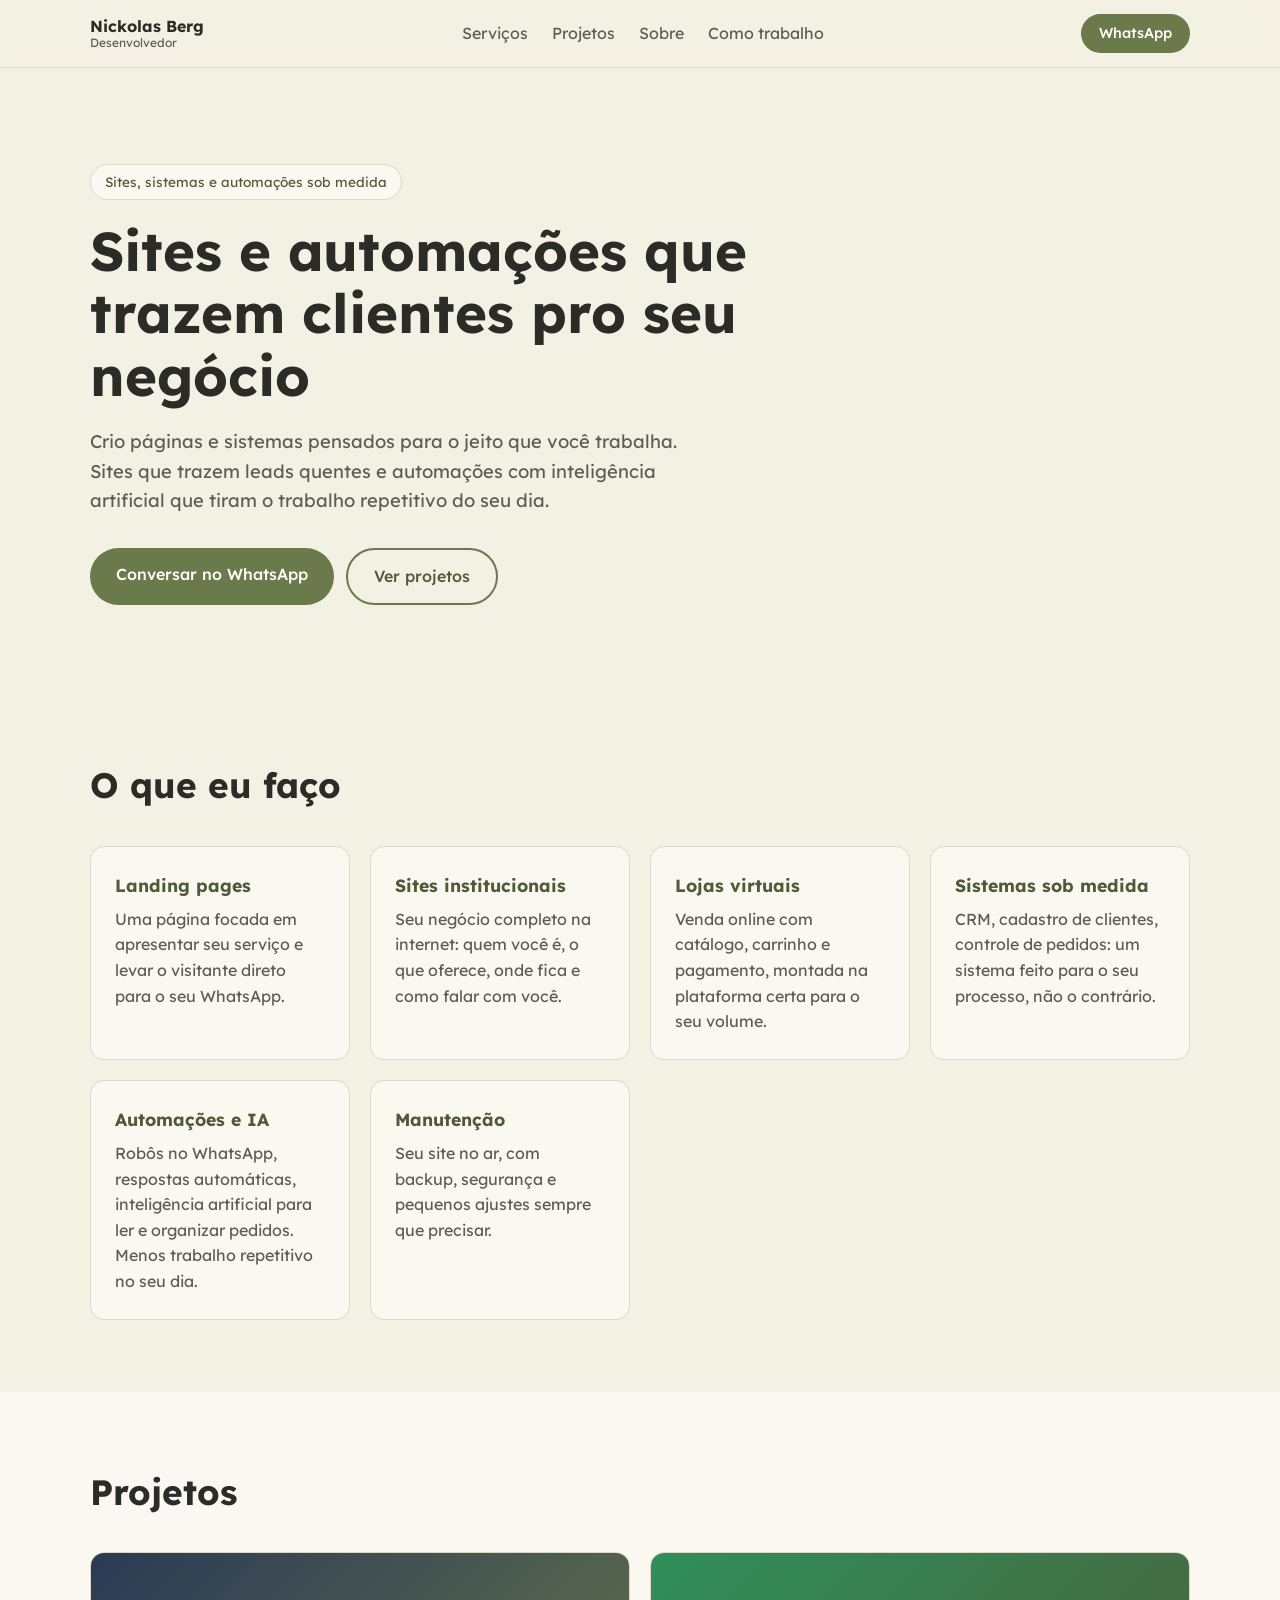
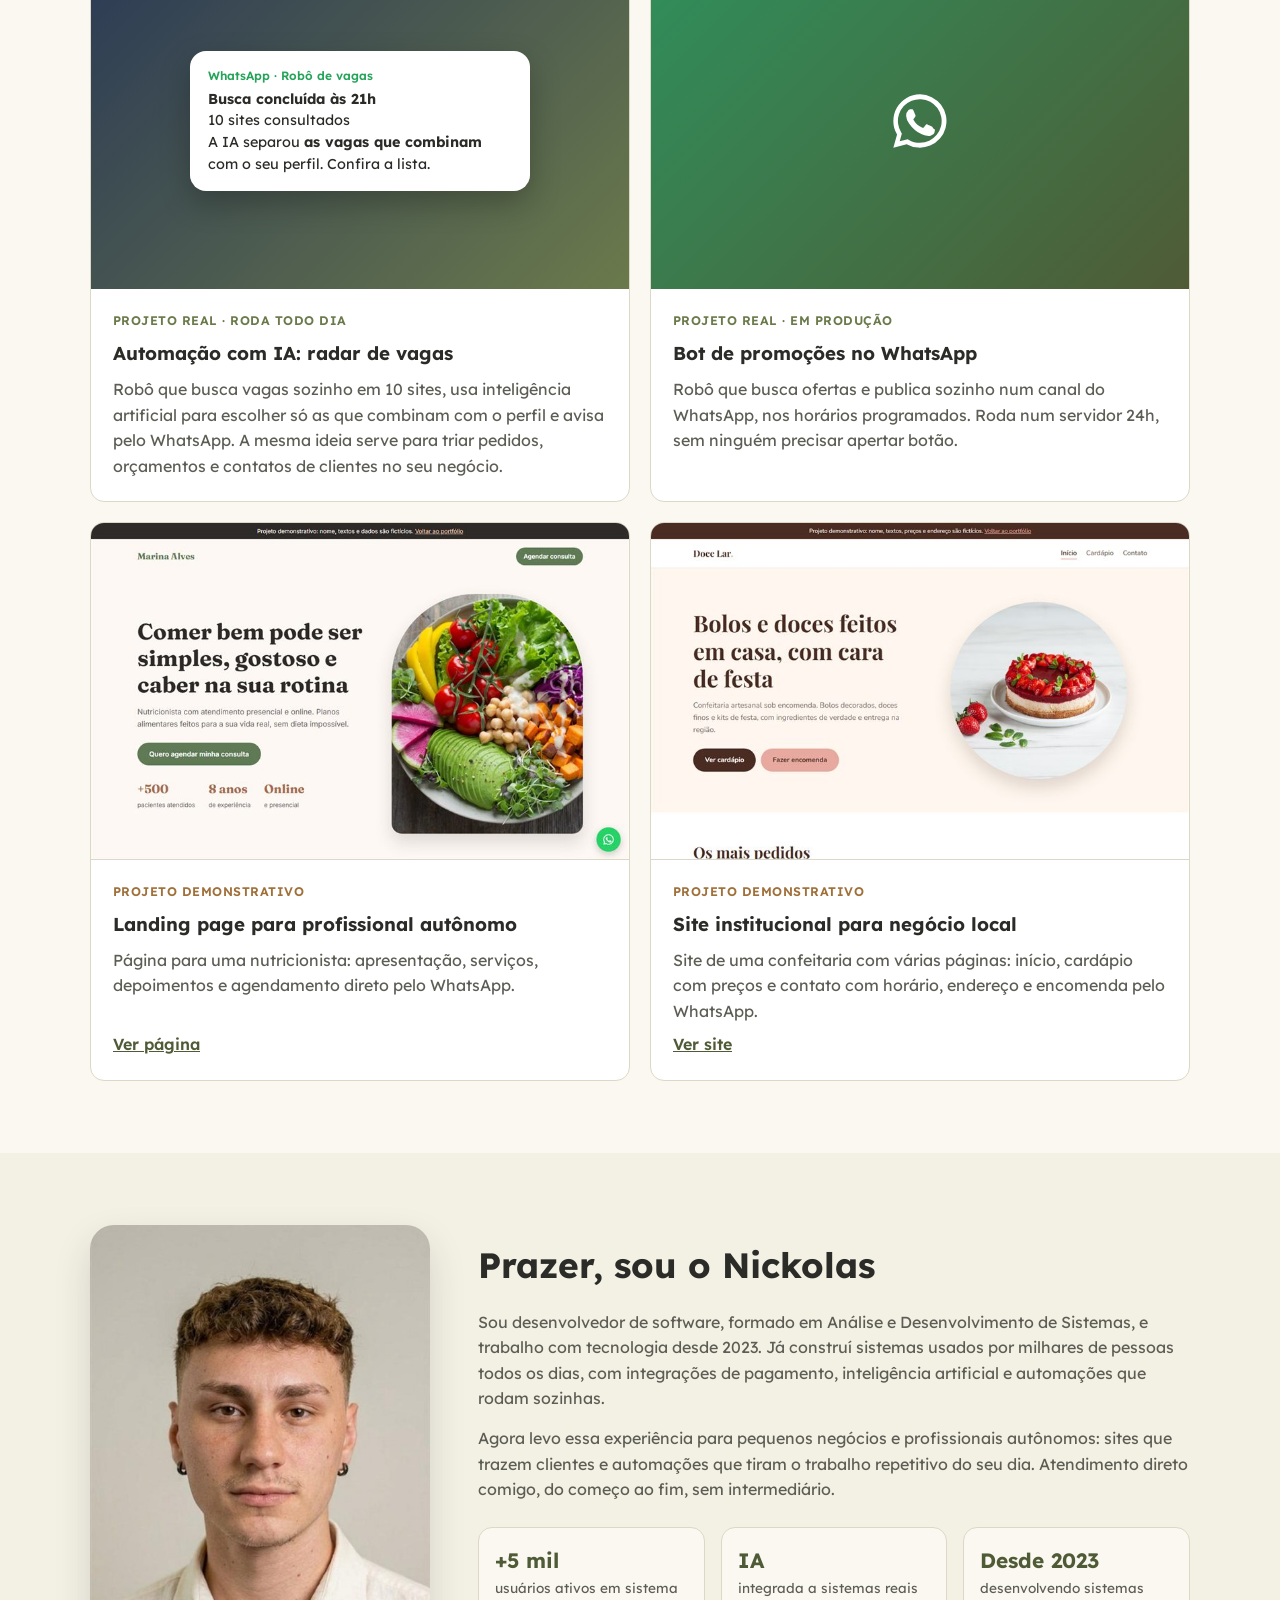
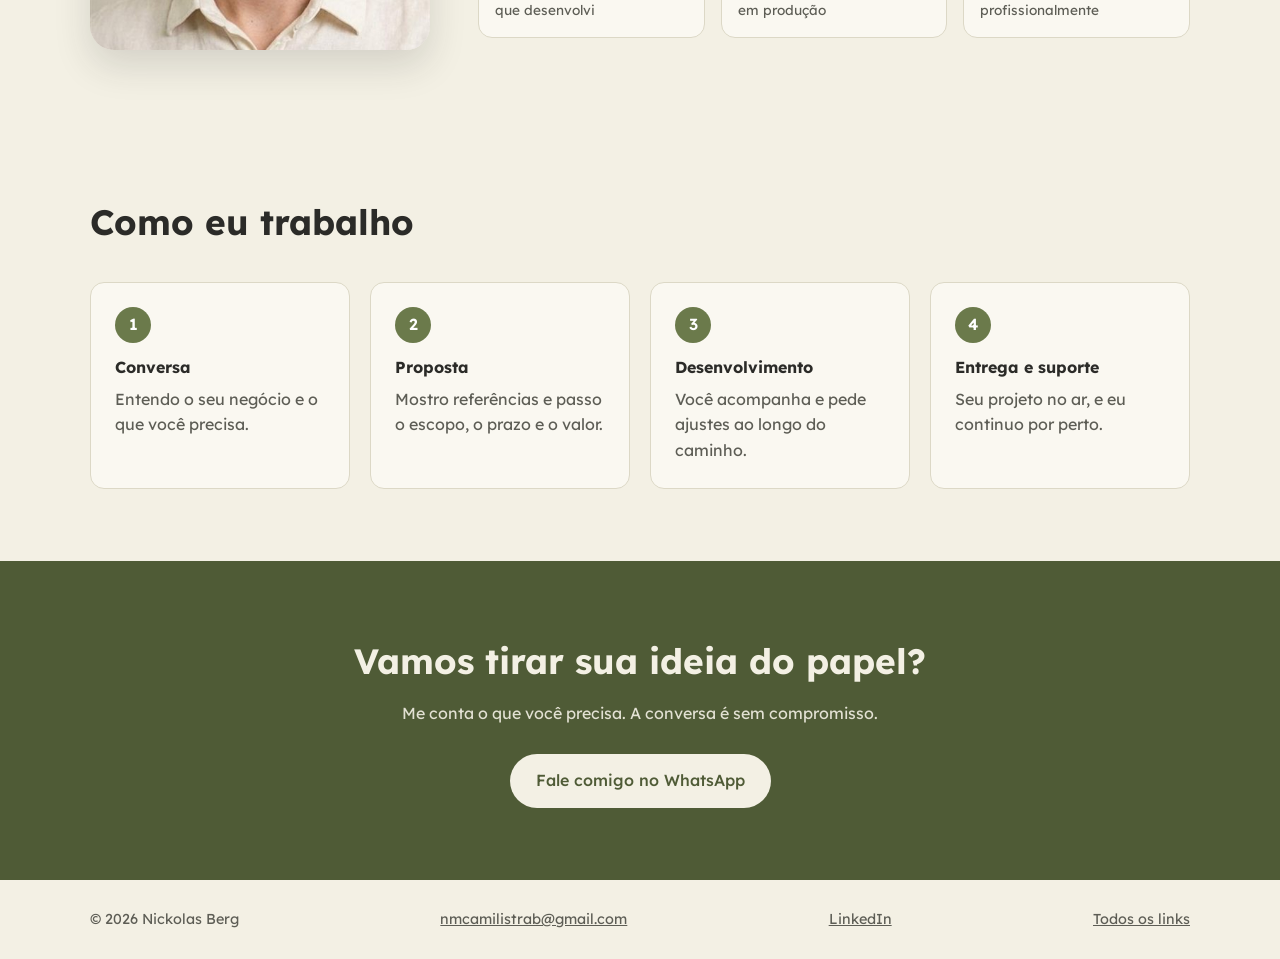
<file: public/index.html>
<!doctype html>
<html lang="pt-BR">
<head>
  <meta charset="utf-8">
  <meta name="viewport" content="width=device-width, initial-scale=1">
  <title>Nickolas Berg | Sites e sistemas para o seu negócio</title>
  <meta name="description" content="Desenvolvedor que cria sites, landing pages, sistemas e automações sob medida para pequenos negócios e profissionais autônomos.">
  <meta name="google-site-verification" content="1fQed0s_VYl3PBwPAfYlMOjfjMxauWZHzg_ELLhV9YY">
  <link rel="canonical" href="https://projetos-desenvolvimento.nickolas-196.workers.dev/">
  <link rel="icon" href="/favicon.svg" type="image/svg+xml">
  <meta property="og:type" content="website">
  <meta property="og:locale" content="pt_BR">
  <meta property="og:url" content="https://projetos-desenvolvimento.nickolas-196.workers.dev/">
  <meta property="og:title" content="Nickolas Berg | Sites, sistemas e automações com IA">
  <meta property="og:description" content="Landing pages, sites, lojas virtuais e robôs de WhatsApp para o seu negócio. Veja os projetos e fale comigo.">
  <meta property="og:image" content="https://projetos-desenvolvimento.nickolas-196.workers.dev/img/og.jpg">
  <meta property="og:image:width" content="1200">
  <meta property="og:image:height" content="630">
  <meta name="twitter:card" content="summary_large_image">
  <link rel="preconnect" href="https://fonts.googleapis.com">
  <link rel="preconnect" href="https://fonts.gstatic.com" crossorigin>
  <link href="https://fonts.googleapis.com/css2?family=Lexend:wght@400;500;600;700&display=swap" rel="stylesheet">
  <link rel="stylesheet" href="style.css">
</head>
<body>
  <header class="topo">
    <div class="container topo__linha">
      <a class="marca" href="#">Nickolas Berg<span>Desenvolvedor</span></a>
      <nav class="menu">
        <a href="#servicos">Serviços</a>
        <a href="#projetos">Projetos</a>
        <a href="#sobre">Sobre</a>
        <a href="#como-trabalho">Como trabalho</a>
      </nav>
      <a class="botao botao--pequeno" href="https://wa.me/5511910465371?text=Ol%C3%A1%20Nickolas%2C%20vi%20seu%20portf%C3%B3lio" target="_blank" rel="noopener">WhatsApp</a>
    </div>
  </header>

  <main>
    <section class="hero">
      <div class="container">
        <p class="selo">Sites, sistemas e automações sob medida</p>
        <h1>Sites e automações que trazem clientes pro seu negócio</h1>
        <p class="hero__texto">Crio páginas e sistemas pensados para o jeito que você trabalha. Sites que trazem leads quentes e automações com inteligência artificial que tiram o trabalho repetitivo do seu dia.</p>
        <div class="hero__acoes">
          <a class="botao" href="https://wa.me/5511910465371?text=Ol%C3%A1%20Nickolas%2C%20quero%20conversar%20sobre%20um%20projeto" target="_blank" rel="noopener">Conversar no WhatsApp</a>
          <a class="botao botao--contorno" href="#projetos">Ver projetos</a>
        </div>
      </div>
    </section>

    <section id="servicos" class="secao">
      <div class="container">
        <h2>O que eu faço</h2>
        <div class="grade grade--3">
          <article class="card">
            <h3>Landing pages</h3>
            <p>Uma página focada em apresentar seu serviço e levar o visitante direto para o seu WhatsApp.</p>
          </article>
          <article class="card">
            <h3>Sites institucionais</h3>
            <p>Seu negócio completo na internet: quem você é, o que oferece, onde fica e como falar com você.</p>
          </article>
          <article class="card">
            <h3>Lojas virtuais</h3>
            <p>Venda online com catálogo, carrinho e pagamento, montada na plataforma certa para o seu volume.</p>
          </article>
          <article class="card">
            <h3>Sistemas sob medida</h3>
            <p>CRM, cadastro de clientes, controle de pedidos: um sistema feito para o seu processo, não o contrário.</p>
          </article>
          <article class="card">
            <h3>Automações e IA</h3>
            <p>Robôs no WhatsApp, respostas automáticas, inteligência artificial para ler e organizar pedidos. Menos trabalho repetitivo no seu dia.</p>
          </article>
          <article class="card">
            <h3>Manutenção</h3>
            <p>Seu site no ar, com backup, segurança e pequenos ajustes sempre que precisar.</p>
          </article>
        </div>
      </div>
    </section>

    <section id="projetos" class="secao secao--clara">
      <div class="container">
        <h2>Projetos</h2>
        <div class="grade grade--2">
          <article class="projeto">
            <div class="projeto__capa projeto__capa--ia" aria-hidden="true">
              <div class="notif">
                <p class="notif__app">WhatsApp · Robô de vagas</p>
                <p><strong>Busca concluída às 21h</strong></p>
                <p>10 sites consultados</p>
                <p>A IA separou <strong>as vagas que combinam</strong> com o seu perfil. Confira a lista.</p>
              </div>
            </div>
            <div class="projeto__corpo">
              <p class="etiqueta">Projeto real · roda todo dia</p>
              <h3>Automação com IA: radar de vagas</h3>
              <p>Robô que busca vagas sozinho em 10 sites, usa inteligência artificial para escolher só as que combinam com o perfil e avisa pelo WhatsApp. A mesma ideia serve para triar pedidos, orçamentos e contatos de clientes no seu negócio.</p>
            </div>
          </article>
          <article class="projeto">
            <div class="projeto__capa projeto__capa--bot" aria-hidden="true"><svg width="64" height="64" viewBox="0 0 24 24" fill="#fff"><path d="M12 2a10 10 0 0 0-8.6 15.1L2 22l5-1.3A10 10 0 1 0 12 2Zm0 18.2c-1.5 0-3-.4-4.3-1.2l-.3-.2-3 .8.8-2.9-.2-.3A8.2 8.2 0 1 1 12 20.2Zm4.5-6.1c-.2-.1-1.5-.7-1.7-.8-.2-.1-.4-.1-.6.1l-.8 1c-.1.2-.3.2-.5.1a6.7 6.7 0 0 1-3.3-2.9c-.3-.4.2-.4.7-1.4.1-.2 0-.3 0-.4l-.8-1.8c-.2-.5-.4-.4-.6-.4h-.5a1 1 0 0 0-.7.3 3 3 0 0 0-.9 2.2 5.2 5.2 0 0 0 1.1 2.8 11.9 11.9 0 0 0 4.6 4c1.7.7 2.4.8 3.2.7.5-.1 1.5-.6 1.7-1.2.2-.6.2-1.1.2-1.2-.1-.1-.3-.2-.5-.3Z"/></svg></div>
            <div class="projeto__corpo">
              <p class="etiqueta">Projeto real · em produção</p>
              <h3>Bot de promoções no WhatsApp</h3>
              <p>Robô que busca ofertas e publica sozinho num canal do WhatsApp, nos horários programados. Roda num servidor 24h, sem ninguém precisar apertar botão.</p>
            </div>
          </article>
          <article class="projeto">
            <img class="projeto__capa projeto__capa--img" src="img/nutricionista.jpg" alt="Landing page de demonstração de uma nutricionista" loading="lazy">
            <div class="projeto__corpo">
              <p class="etiqueta etiqueta--demo">Projeto demonstrativo</p>
              <h3>Landing page para profissional autônomo</h3>
              <p>Página para uma nutricionista: apresentação, serviços, depoimentos e agendamento direto pelo WhatsApp.</p>
              <a class="link" href="demos/nutricionista/">Ver página</a>
            </div>
          </article>
          <article class="projeto">
            <img class="projeto__capa projeto__capa--img" src="img/confeitaria.jpg" alt="Site de demonstração de uma confeitaria" loading="lazy">
            <div class="projeto__corpo">
              <p class="etiqueta etiqueta--demo">Projeto demonstrativo</p>
              <h3>Site institucional para negócio local</h3>
              <p>Site de uma confeitaria com várias páginas: início, cardápio com preços e contato com horário, endereço e encomenda pelo WhatsApp.</p>
              <a class="link" href="demos/confeitaria/">Ver site</a>
            </div>
          </article>
        </div>
      </div>
    </section>

    <section id="sobre" class="secao">
      <div class="container sobre">
        <img class="sobre__foto" src="img/nickolas.jpg" alt="Foto de Nickolas Berg" width="480" height="600" loading="lazy">
        <div class="sobre__texto">
          <h2>Prazer, sou o Nickolas</h2>
          <p>Sou desenvolvedor de software, formado em Análise e Desenvolvimento de Sistemas, e trabalho com tecnologia desde 2023. Já construí sistemas usados por milhares de pessoas todos os dias, com integrações de pagamento, inteligência artificial e automações que rodam sozinhas.</p>
          <p>Agora levo essa experiência para pequenos negócios e profissionais autônomos: sites que trazem clientes e automações que tiram o trabalho repetitivo do seu dia. Atendimento direto comigo, do começo ao fim, sem intermediário.</p>
          <ul class="sobre__destaques">
            <li><strong>+5 mil</strong><span>usuários ativos em sistema que desenvolvi</span></li>
            <li><strong>IA</strong><span>integrada a sistemas reais em produção</span></li>
            <li><strong>Desde 2023</strong><span>desenvolvendo sistemas profissionalmente</span></li>
          </ul>
        </div>
      </div>
    </section>

    <section id="como-trabalho" class="secao">
      <div class="container">
        <h2>Como eu trabalho</h2>
        <ol class="passos">
          <li><strong>Conversa</strong><span>Entendo o seu negócio e o que você precisa.</span></li>
          <li><strong>Proposta</strong><span>Mostro referências e passo o escopo, o prazo e o valor.</span></li>
          <li><strong>Desenvolvimento</strong><span>Você acompanha e pede ajustes ao longo do caminho.</span></li>
          <li><strong>Entrega e suporte</strong><span>Seu projeto no ar, e eu continuo por perto.</span></li>
        </ol>
      </div>
    </section>

    <section class="chamada">
      <div class="container">
        <h2>Vamos tirar sua ideia do papel?</h2>
        <p>Me conta o que você precisa. A conversa é sem compromisso.</p>
        <a class="botao botao--claro" href="https://wa.me/5511910465371?text=Ol%C3%A1%20Nickolas%2C%20quero%20conversar%20sobre%20um%20projeto" target="_blank" rel="noopener">Fale comigo no WhatsApp</a>
      </div>
    </section>
  </main>

  <footer class="rodape">
    <div class="container rodape__linha">
      <span>© 2026 Nickolas Berg</span>
      <a href="mailto:nmcamilistrab@gmail.com">nmcamilistrab@gmail.com</a>
      <a href="https://www.linkedin.com/in/nickolas-mendes" target="_blank" rel="noopener">LinkedIn</a>
      <a href="https://nickolasberg.pages.dev">Todos os links</a>
    </div>
  </footer>
</body>
</html>
</file>
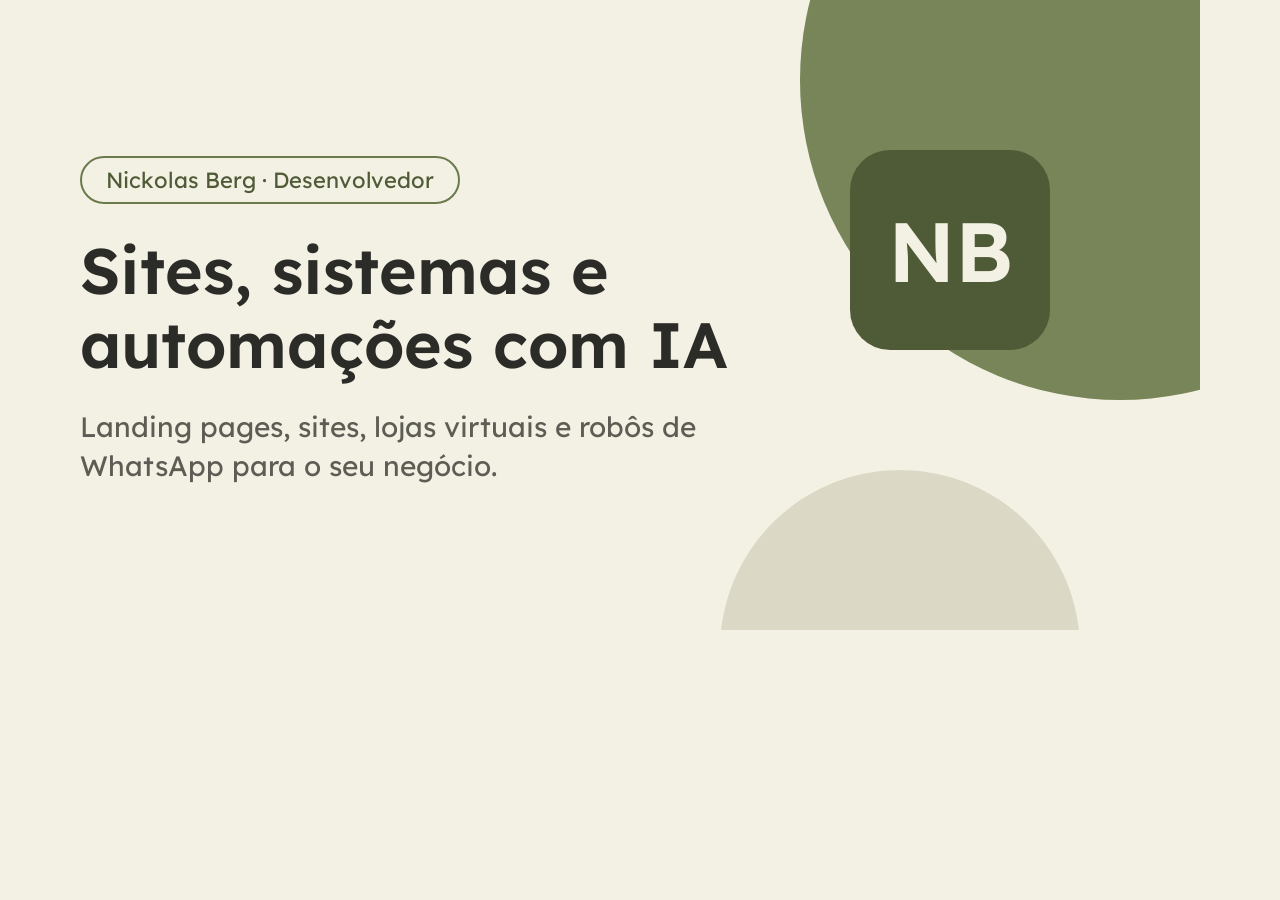
<file: og/og.html>
<!doctype html>
<html><head><meta charset="utf-8">
<link href="https://fonts.googleapis.com/css2?family=Lexend:wght@400;600&display=block" rel="stylesheet">
<style>
  * { margin: 0; padding: 0; box-sizing: border-box; }
  html, body { width: 1200px; height: 630px; overflow: hidden; }
  body { background: #f3f0e4; font-family: "Lexend", sans-serif; position: relative; color: #2b2b28; }
  .c1 { position: absolute; width: 640px; height: 640px; border-radius: 50%; background: #788559; left: 800px; top: -240px; }
  .c2 { position: absolute; width: 360px; height: 360px; border-radius: 50%; background: #dcd8c6; left: 720px; top: 470px; }
  .box { position: absolute; left: 850px; top: 150px; width: 200px; height: 200px; border-radius: 40px; background: #4f5b36; color: #f3f0e4; font-weight: 600; font-size: 84px; display: flex; align-items: center; justify-content: center; }
  .txt { position: absolute; left: 80px; top: 156px; width: 720px; }
  .pill { display: inline-block; border: 2px solid #6b7a4b; border-radius: 999px; padding: 8px 24px; font-size: 22px; color: #4f5b36; }
  h1 { margin-top: 30px; font-size: 64px; line-height: 1.15; font-weight: 600; }
  p { margin-top: 26px; font-size: 28px; line-height: 1.4; color: #5d5d55; }
</style></head>
<body>
  <div class="c1"></div><div class="c2"></div>
  <div class="box">NB</div>
  <div class="txt">
    <span class="pill">Nickolas Berg · Desenvolvedor</span>
    <h1>Sites, sistemas e automações com IA</h1>
    <p>Landing pages, sites, lojas virtuais e robôs de WhatsApp para o seu negócio.</p>
  </div>
</body></html>
</file>
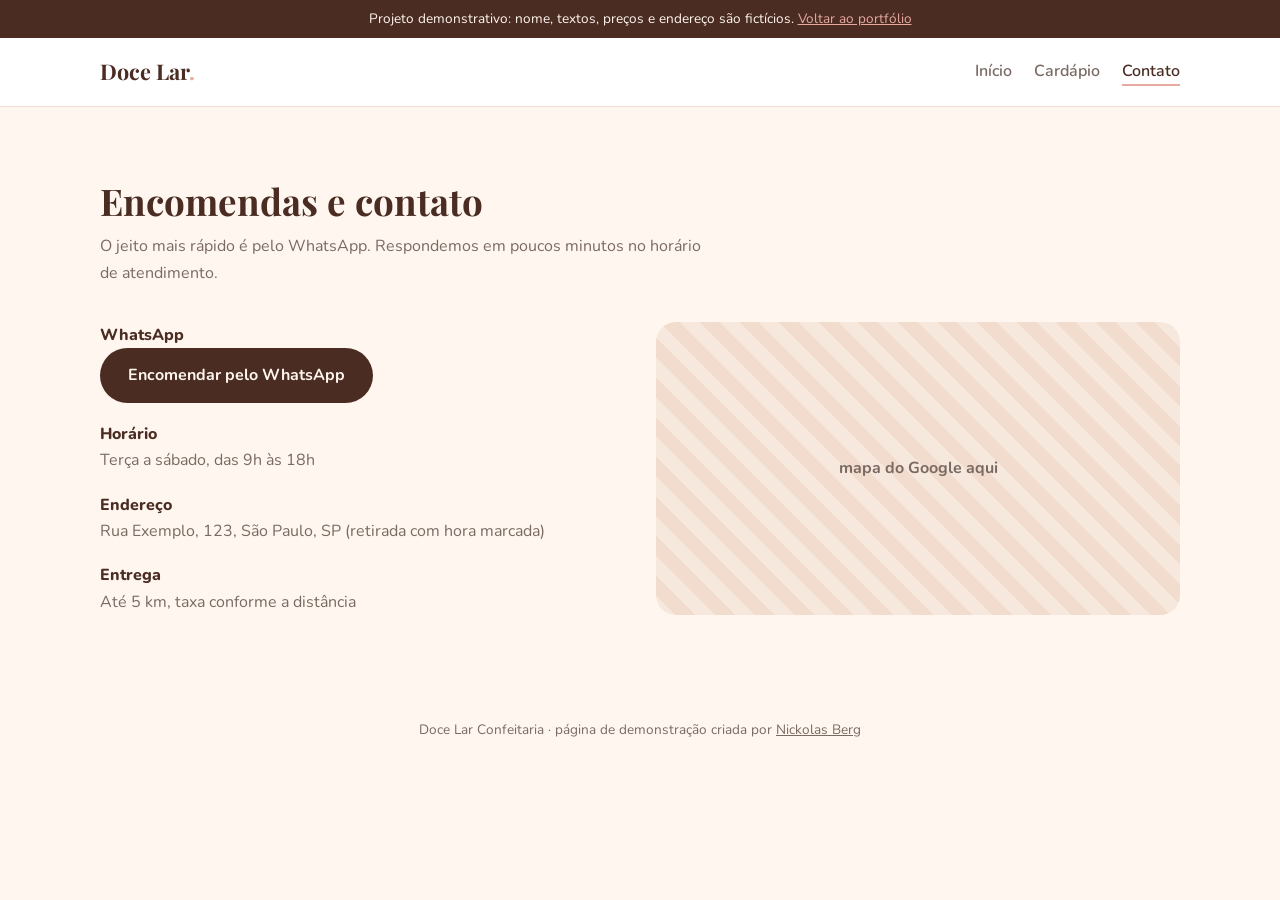
<file: public/demos/confeitaria/contato.html>
<!doctype html>
<html lang="pt-BR">
<head>
  <meta charset="utf-8">
  <meta name="viewport" content="width=device-width, initial-scale=1">
  <title>Contato | Doce Lar Confeitaria (demonstração)</title>
  <meta name="robots" content="noindex">
  <link rel="preconnect" href="https://fonts.googleapis.com">
  <link rel="preconnect" href="https://fonts.gstatic.com" crossorigin>
  <link href="https://fonts.googleapis.com/css2?family=Nunito:wght@400;600;700;800&family=Playfair+Display:wght@600;700&display=swap" rel="stylesheet">
  <link rel="stylesheet" href="style.css">
</head>
<body>
  <div class="aviso">Projeto demonstrativo: nome, textos, preços e endereço são fictícios. <a href="../../">Voltar ao portfólio</a></div>

  <header class="topo">
    <div class="container topo__linha">
      <a class="logo" href="index.html">Doce Lar<span>.</span></a>
      <nav class="menu">
        <a href="index.html">Início</a>
        <a href="cardapio.html">Cardápio</a>
        <a href="contato.html" aria-current="page">Contato</a>
      </nav>
    </div>
  </header>

  <main>
    <section class="secao">
      <div class="container">
        <h2>Encomendas e contato</h2>
        <p class="sub">O jeito mais rápido é pelo WhatsApp. Respondemos em poucos minutos no horário de atendimento.</p>
        <div class="contato">
          <dl>
            <div><dt>WhatsApp</dt><dd><a class="botao" href="https://wa.me/5511910465371?text=Ol%C3%A1%2C%20vi%20o%20site%20de%20demonstra%C3%A7%C3%A3o%20da%20confeitaria" target="_blank" rel="noopener">Encomendar pelo WhatsApp</a></dd></div>
            <div><dt>Horário</dt><dd>Terça a sábado, das 9h às 18h</dd></div>
            <div><dt>Endereço</dt><dd>Rua Exemplo, 123, São Paulo, SP (retirada com hora marcada)</dd></div>
            <div><dt>Entrega</dt><dd>Até 5 km, taxa conforme a distância</dd></div>
          </dl>
          <div class="mapa" aria-label="Espaço do mapa">mapa do Google aqui</div>
        </div>
      </div>
    </section>
  </main>

  <footer class="rodape">Doce Lar Confeitaria · página de demonstração criada por <a href="../../">Nickolas Berg</a></footer>
</body>
</html>
</file>
<file: public/style.css>
:root {
  --creme: #f3f0e4;
  --creme-claro: #faf8f1;
  --oliva: #6b7a4b;
  --oliva-escuro: #4f5b36;
  --texto: #2b2b28;
  --texto-suave: #5d5d55;
  --borda: #dcd8c6;
  --raio: 14px;
}

* { box-sizing: border-box; margin: 0; padding: 0; }

body {
  font-family: "Lexend", system-ui, sans-serif;
  background: var(--creme);
  color: var(--texto);
  line-height: 1.6;
}

a { color: inherit; }

.container { width: min(1100px, 100% - 32px); margin-inline: auto; }

/* Topo */
.topo { position: sticky; top: 0; background: rgba(243, 240, 228, .92); backdrop-filter: blur(8px); border-bottom: 1px solid var(--borda); z-index: 10; }
.topo__linha { display: flex; align-items: center; justify-content: space-between; gap: 16px; padding: 14px 0; }
.marca { font-weight: 700; text-decoration: none; display: flex; flex-direction: column; line-height: 1.1; }
.marca span { font-size: .75rem; font-weight: 400; color: var(--texto-suave); }
.menu { display: flex; gap: 24px; }
.menu a { text-decoration: none; color: var(--texto-suave); }
.menu a:hover { color: var(--oliva-escuro); }

/* Botões */
.botao { display: inline-block; background: var(--oliva); color: #fff; text-decoration: none; padding: 14px 26px; border-radius: 999px; font-weight: 500; transition: background .2s; }
.botao:hover { background: var(--oliva-escuro); }
.botao--pequeno { padding: 8px 18px; font-size: .9rem; }
.botao--contorno { background: transparent; color: var(--oliva-escuro); border: 2px solid var(--oliva); }
.botao--contorno:hover { background: var(--oliva); color: #fff; }
.botao--claro { background: var(--creme); color: var(--oliva-escuro); }
.botao--claro:hover { background: #fff; }

/* Hero */
.hero { padding: 96px 0 80px; }
.selo { display: inline-block; background: var(--creme-claro); border: 1px solid var(--borda); padding: 6px 14px; border-radius: 999px; font-size: .85rem; color: var(--oliva-escuro); margin-bottom: 20px; }
.hero h1 { font-size: clamp(2rem, 5vw, 3.4rem); line-height: 1.15; max-width: 760px; }
.hero__texto { font-size: 1.15rem; color: var(--texto-suave); max-width: 620px; margin: 20px 0 32px; }
.hero__acoes { display: flex; gap: 12px; flex-wrap: wrap; }

/* Seções */
.secao { padding: 72px 0; }
.secao--clara { background: var(--creme-claro); }
.secao h2 { font-size: clamp(1.6rem, 3.5vw, 2.2rem); margin-bottom: 32px; }
.grade { display: grid; gap: 20px; }
.grade--3 { grid-template-columns: repeat(auto-fit, minmax(260px, 1fr)); }
.grade--2 { grid-template-columns: repeat(2, 1fr); }

.card { background: var(--creme-claro); border: 1px solid var(--borda); border-radius: var(--raio); padding: 24px; }
.card h3 { font-size: 1.1rem; margin-bottom: 8px; color: var(--oliva-escuro); }
.card p { color: var(--texto-suave); }

/* Projetos */
.projeto { background: #fff; border: 1px solid var(--borda); border-radius: var(--raio); overflow: hidden; display: flex; flex-direction: column; }
.projeto__capa { aspect-ratio: 8 / 5; display: grid; place-items: center; color: #fff; font-weight: 600; font-size: 1.3rem; }
.projeto__capa--ia { background: linear-gradient(135deg, #2b3a55, #6b7a4b); padding: 24px; }
.notif { background: #fff; color: var(--texto); border-radius: 16px; padding: 16px 18px; max-width: 340px; font-size: .9rem; font-weight: 400; line-height: 1.5; box-shadow: 0 12px 30px rgba(0,0,0,.25); }
.notif__app { font-size: .75rem; color: #25a35a; font-weight: 600; margin-bottom: 4px; }
.projeto__capa--bot { background: linear-gradient(135deg, #2f8f5b, #4f5b36); }
.projeto__capa--img { width: 100%; height: auto; aspect-ratio: 8 / 5; object-fit: cover; object-position: top; border-bottom: 1px solid var(--borda); }
.projeto__corpo { padding: 22px; display: flex; flex-direction: column; gap: 8px; flex: 1; }
.projeto__corpo p { color: var(--texto-suave); }
.etiqueta { font-size: .78rem; font-weight: 600; text-transform: uppercase; letter-spacing: .04em; color: var(--oliva) !important; }
.etiqueta--demo { color: #a0703a !important; }
.link { margin-top: auto; color: var(--oliva-escuro); font-weight: 600; }

/* Sobre */
.sobre { display: grid; grid-template-columns: 340px 1fr; gap: 48px; align-items: center; }
.sobre__foto { width: 100%; height: auto; aspect-ratio: 4 / 5; object-fit: cover; border-radius: 24px; box-shadow: 0 16px 36px rgba(43, 43, 40, .15); }
.sobre__texto h2 { margin-bottom: 16px; }
.sobre__texto p { color: var(--texto-suave); margin-bottom: 14px; }
.sobre__destaques { list-style: none; display: grid; grid-template-columns: repeat(3, 1fr); gap: 16px; margin-top: 24px; }
.sobre__destaques li { background: var(--creme-claro); border: 1px solid var(--borda); border-radius: var(--raio); padding: 16px; display: flex; flex-direction: column; }
.sobre__destaques strong { font-size: 1.3rem; color: var(--oliva-escuro); }
.sobre__destaques span { font-size: .85rem; color: var(--texto-suave); }

/* Passos */
.passos { list-style: none; counter-reset: passo; display: grid; gap: 20px; grid-template-columns: repeat(auto-fit, minmax(220px, 1fr)); }
.passos li { counter-increment: passo; background: var(--creme-claro); border: 1px solid var(--borda); border-radius: var(--raio); padding: 24px; display: flex; flex-direction: column; gap: 6px; }
.passos li::before { content: counter(passo); width: 36px; height: 36px; border-radius: 50%; background: var(--oliva); color: #fff; display: grid; place-items: center; font-weight: 600; margin-bottom: 6px; }
.passos span { color: var(--texto-suave); }

/* Chamada final */
.chamada { background: var(--oliva-escuro); color: var(--creme); text-align: center; padding: 72px 0; }
.chamada h2 { font-size: clamp(1.6rem, 3.5vw, 2.2rem); }
.chamada p { margin: 12px 0 28px; opacity: .9; }

/* Rodapé */
.rodape { padding: 28px 0; font-size: .9rem; color: var(--texto-suave); }
.rodape__linha { display: flex; gap: 24px; flex-wrap: wrap; justify-content: space-between; }

@media (max-width: 720px) {
  .menu { display: none; }
  .grade--2 { grid-template-columns: 1fr; }
  .sobre { grid-template-columns: 1fr; gap: 28px; }
  .sobre__foto { max-width: 280px; margin-inline: auto; }
  .sobre__destaques { grid-template-columns: 1fr; }
  .hero { padding: 64px 0 56px; }
}
</file>
<file: public/demos/confeitaria/style.css>
:root { --cacau: #4a2c22; --cacau-claro: #7a4a3a; --rosa: #e8a9a0; --creme: #fff7ef; --branco: #ffffff; --suave: #7a6a63; --borda: #f0dfd2; }
* { box-sizing: border-box; margin: 0; padding: 0; }
body { font-family: "Nunito", system-ui, sans-serif; background: var(--creme); color: var(--cacau); line-height: 1.65; }
h1, h2, h3 { font-family: "Playfair Display", Georgia, serif; line-height: 1.2; }
a { color: inherit; }
img { max-width: 100%; }
.container { width: min(1080px, 100% - 32px); margin-inline: auto; }

.aviso { background: var(--cacau); color: var(--creme); text-align: center; font-size: .85rem; padding: 8px 16px; }
.aviso a { color: var(--rosa); }

.topo { background: var(--branco); border-bottom: 1px solid var(--borda); }
.topo__linha { display: flex; align-items: center; justify-content: space-between; gap: 16px; padding: 16px 0; flex-wrap: wrap; }
.logo { font-family: "Playfair Display", serif; font-weight: 700; font-size: 1.35rem; text-decoration: none; }
.logo span { color: var(--rosa); }
.menu { display: flex; gap: 22px; flex-wrap: wrap; }
.menu a { text-decoration: none; color: var(--suave); font-weight: 600; }
.menu a:hover, .menu a[aria-current="page"] { color: var(--cacau); border-bottom: 2px solid var(--rosa); }

.botao { display: inline-block; background: var(--cacau); color: var(--creme); text-decoration: none; padding: 14px 28px; border-radius: 999px; font-weight: 700; transition: background .2s; }
.botao:hover { background: var(--cacau-claro); }
.botao--rosa { background: var(--rosa); color: var(--cacau); }
.botao--rosa:hover { background: #f2bdb5; }

.hero { padding: 80px 0; display: grid; grid-template-columns: 1fr 1fr; gap: 48px; align-items: center; }
.hero h1 { font-size: clamp(2.2rem, 5vw, 3.4rem); }
.hero p { color: var(--suave); font-size: 1.1rem; margin: 18px 0 30px; }
.hero__acoes { display: flex; gap: 12px; flex-wrap: wrap; }
.ilustra { width: 100%; max-width: 420px; aspect-ratio: 1; object-fit: cover; border-radius: 50%; justify-self: center; box-shadow: 0 20px 40px rgba(74, 44, 34, .18); }

.secao { padding: 72px 0; }
.secao--branca { background: var(--branco); }
.secao h2 { font-size: clamp(1.7rem, 3.5vw, 2.3rem); margin-bottom: 10px; }
.sub { color: var(--suave); margin-bottom: 36px; max-width: 620px; }

.grade { display: grid; gap: 20px; grid-template-columns: repeat(auto-fit, minmax(240px, 1fr)); }
.card { background: var(--creme); border: 1px solid var(--borda); border-radius: 20px; overflow: hidden; }
.card__img { display: block; width: 100%; height: 170px; object-fit: cover; }
.card__corpo { padding: 22px; }
.card h3 { font-size: 1.2rem; margin-bottom: 6px; }
.card p { color: var(--suave); }
.preco { display: block; margin-top: 10px; font-weight: 800; color: var(--cacau-claro); }

.diferenciais { display: grid; gap: 20px; grid-template-columns: repeat(auto-fit, minmax(200px, 1fr)); text-align: center; }
.diferenciais strong { display: block; font-family: "Playfair Display", serif; font-size: 1.25rem; margin-bottom: 4px; }
.diferenciais span { color: var(--suave); }

.faixa { background: var(--cacau); color: var(--creme); text-align: center; padding: 64px 24px; border-radius: 28px; }
.faixa p { opacity: .9; margin: 10px 0 26px; }

.contato { display: grid; grid-template-columns: 1fr 1fr; gap: 32px; }
.contato dl { display: grid; gap: 18px; }
.contato dt { font-weight: 800; }
.contato dd { color: var(--suave); }
.mapa { min-height: 280px; border-radius: 20px; background: repeating-linear-gradient(45deg, #f6e8dc, #f6e8dc 14px, #f1dccd 14px, #f1dccd 28px); display: grid; place-items: center; color: var(--suave); font-weight: 700; }

.rodape { text-align: center; color: var(--suave); font-size: .85rem; padding: 32px 0; }

@media (max-width: 760px) {
  .hero, .contato { grid-template-columns: 1fr; }
  .ilustra { width: 100%; max-width: 420px; aspect-ratio: 1; object-fit: cover; border-radius: 50%; justify-self: center; box-shadow: 0 20px 40px rgba(74, 44, 34, .18); }
}
</file>
